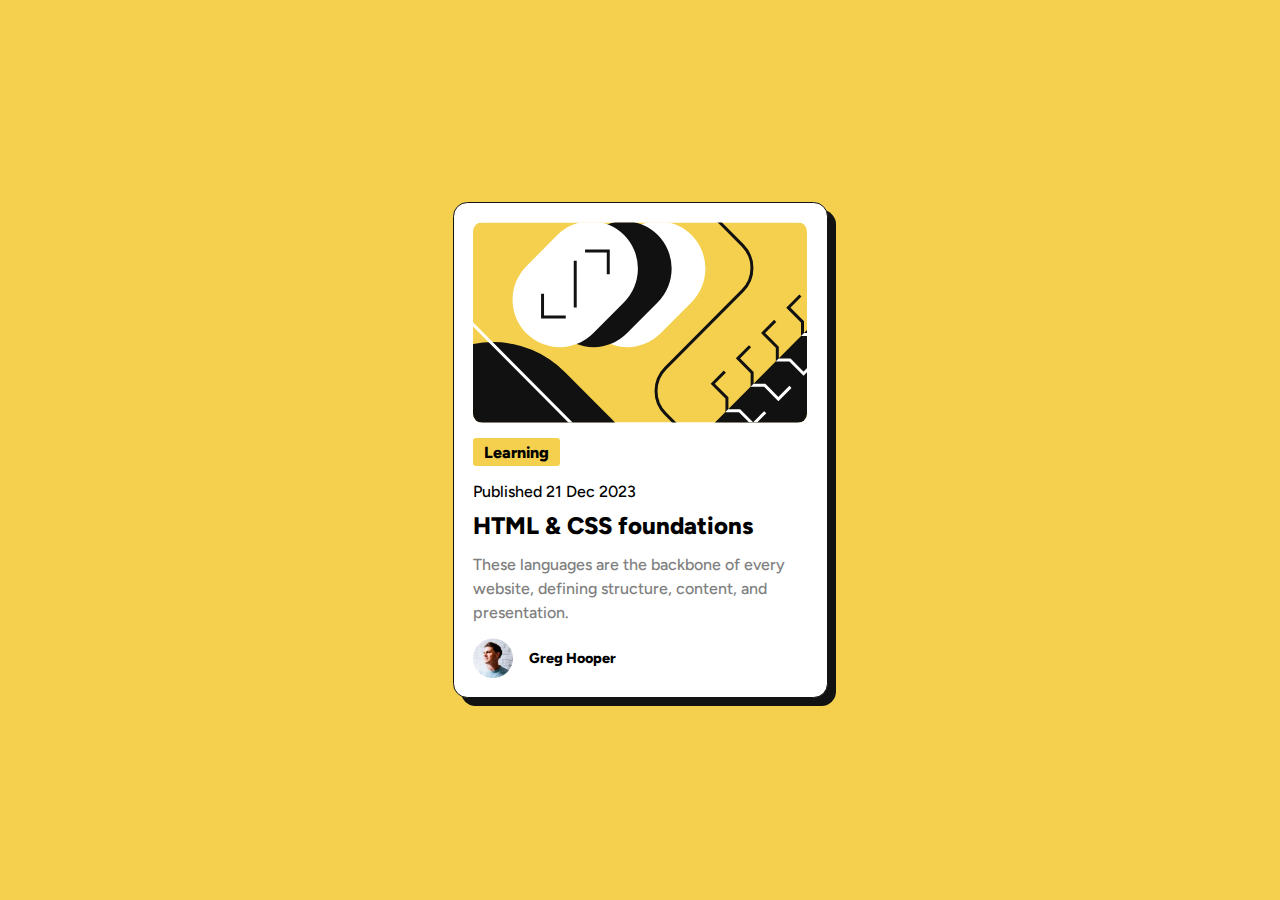
<file: index.html>
<!DOCTYPE html>
<html lang="en">
<head>
    <meta charset="UTF-8">
    <meta name="viewport" content="width=device-width, initial-scale=1.0">
    <title>Blog-preview-card</title>
    <link rel="stylesheet" href="style.css">
</head>
<body>
    <div class="card">
       <img src="blog-preview-card-main/assets/images/illustration-article.svg" alt="illustration-article">
       <p class="learning"> <span>Learning</span></p>
       <p class="date">Published 21 Dec 2023</p>
       <h2> HTML & CSS foundations</h2>
       <p class="para">These languages are the backbone of every website, defining structure, content, and presentation.</p>
       <div class="profile">
        <div class="avtar">
            <img src="blog-preview-card-main/assets/images/image-avatar.webp" alt="">
        </div>
        <p>Greg Hooper</p>
       </div>
    </div>
</body>
</html>
</file>
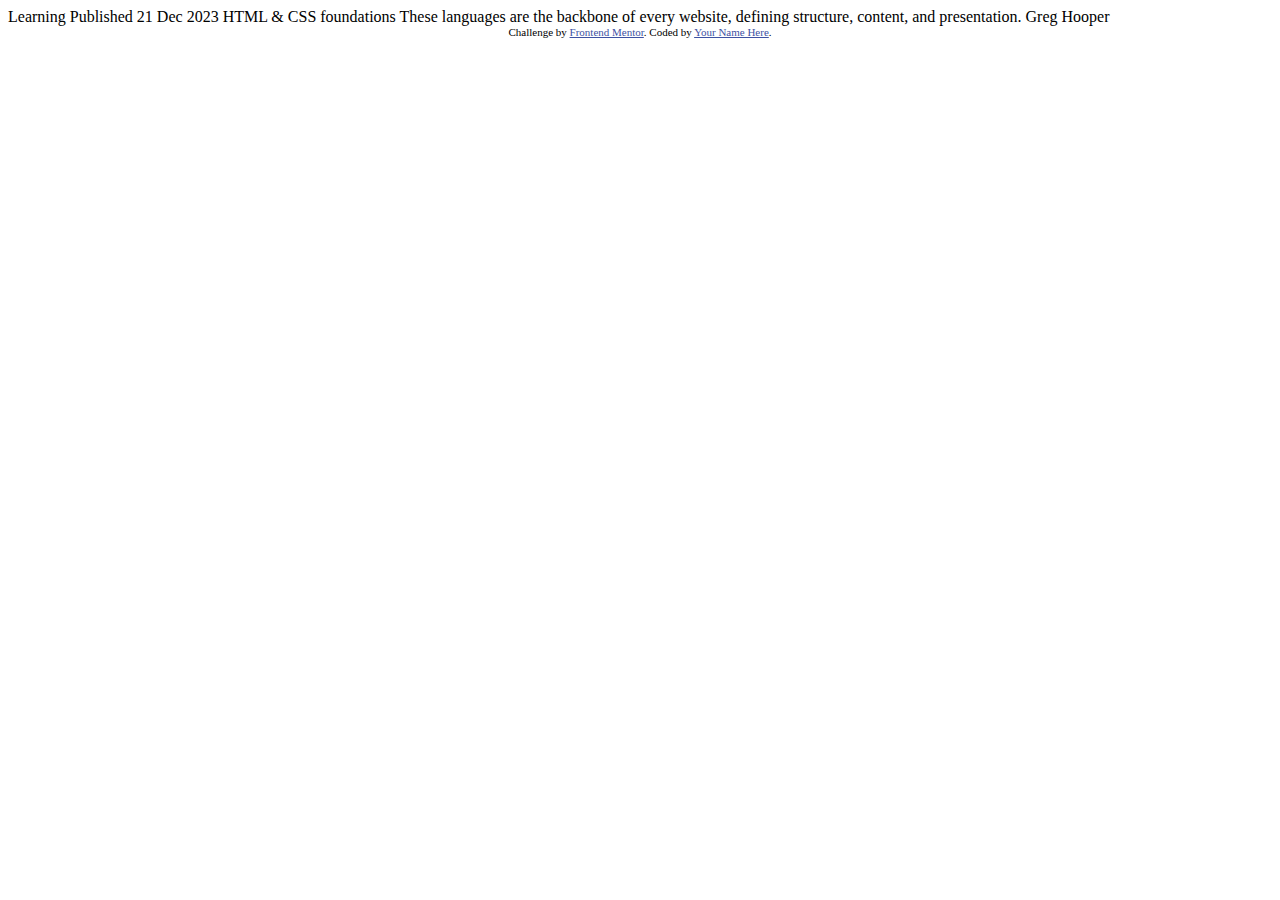
<file: blog-preview-card-main/index.html>
<!DOCTYPE html>
<html lang="en">
<head>
  <meta charset="UTF-8">
  <meta name="viewport" content="width=device-width, initial-scale=1.0"> <!-- displays site properly based on user's device -->

  <link rel="icon" type="image/png" sizes="32x32" href="./assets/images/favicon-32x32.png">
  
  <title>Frontend Mentor | Blog preview card</title>

  <!-- Feel free to remove these styles or customise in your own stylesheet 👍 -->
  <style>
    .attribution { font-size: 11px; text-align: center; }
    .attribution a { color: hsl(228, 45%, 44%); }
  </style>
</head>
<body>

  Learning

  Published 21 Dec 2023

  HTML & CSS foundations

  These languages are the backbone of every website, defining structure, content, and presentation.

 Greg Hooper 
  
  <div class="attribution">
    Challenge by <a href="https://www.frontendmentor.io?ref=challenge" target="_blank">Frontend Mentor</a>. 
    Coded by <a href="#">Your Name Here</a>.
  </div>
</body>
</html>
</file>
<file: style.css>
@import url('https://fonts.googleapis.com/css2?family=Figtree:ital,wght@0,300..900;1,300..900');

* {
    margin: 0;
    padding: 0;
    box-sizing: border-box;
     font-family: "Figtree", sans-serif;
}

body{
    background-color: hsl(47, 88%, 63%);
    height: 100vh;
    display: flex;
    justify-content: center;
    align-items: center;
    padding: 1rem;
}
.card{
    background-color: hsl(0, 0%, 100%);
    max-width: 375px;
    padding: 1.2rem;
    border-radius: 0.9rem;
    border: 1.5px solid  hsl(0, 0%, 7%);
    box-shadow: 8px 8px hsl(0, 0%, 7%);
}

.card img{
    border-radius: 0.6rem;
    width: 100%;
}
.learning{
    padding: 1rem 0;
}
span{
    background-color:hsl(47, 88%, 63%) ;
    padding: 0.3rem 0.7rem;
    margin-top: 0.5rem;
    font-weight: 800;
    border-radius: 0.2rem;
}
.date{
    font-weight: 500;
    padding: 0.3rem 0;
}
h2{
    font-weight: 800;
    padding: 0.3rem 0 0.8rem 0;
}
h2:hover{
    cursor: pointer;
    color:hsl(47, 88%, 63%) ;
}
.para{
    line-height: 1.5;
    font-weight: 500;
    color:  hsl(0, 0%, 50%);
}
.avtar{
    width: 40px;
    height: 40px;
}
.profile{
    padding: 0.8rem 0 0 0;
    display: flex;
    align-items: center;
}
.avtar img{
    width: 100%;
}
.profile p{
    font-weight: 800;
    padding-left: 1rem;
    font-size: 0.9rem;
}
</file>
